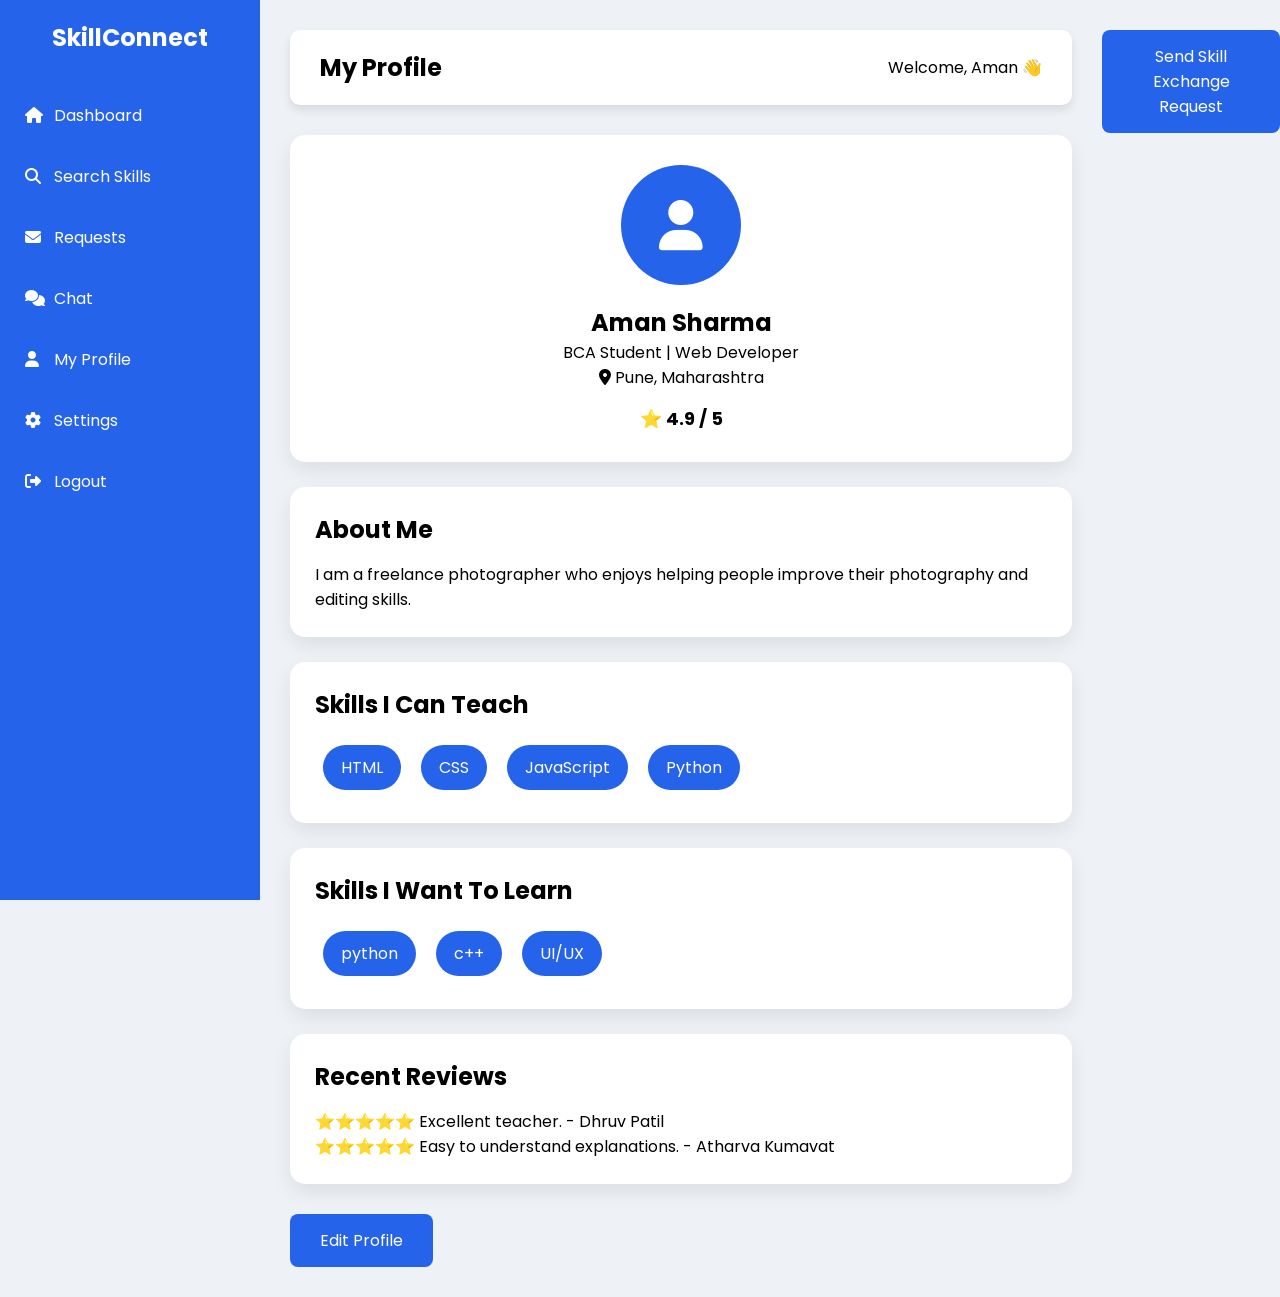
<file: profile-aman.html>
<!DOCTYPE html>
<html lang="en">

<head>
<meta charset="UTF-8">
<meta name="viewport" content="width=device-width, initial-scale=1.0">

<title>My Profile - SkillConnect</title>

<link rel="preconnect" href="https://fonts.googleapis.com">
<link rel="preconnect" href="https://fonts.gstatic.com" crossorigin>

<link href="https://fonts.googleapis.com/css2?family=Poppins:wght@300;400;500;600;700&display=swap" rel="stylesheet">

<link rel="stylesheet" href="https://cdnjs.cloudflare.com/ajax/libs/font-awesome/6.7.2/css/all.min.css">

<link rel="stylesheet" href="css/profile.css">

</head>

<body>

<div class="sidebar">

<h2>SkillConnect</h2>

<ul>

<li><a href="dashboard.html"><i class="fa-solid fa-house"></i> Dashboard</a></li>

<li><a href="#"><i class="fa-solid fa-magnifying-glass"></i> Search Skills</a></li>

<li><a href="#"><i class="fa-solid fa-envelope"></i> Requests</a></li>

<li><a href="#"><i class="fa-solid fa-comments"></i> Chat</a></li>

<li><a href="profile-aman.html"><i class="fa-solid fa-user"></i> My Profile</a></li>

<li><a href="settings.html">
    <i class="fa-solid fa-gear"></i> Settings
</a></li>

<li><a href="index.html"><i class="fa-solid fa-right-from-bracket"></i> Logout</a></li>

</ul>

</div>

<div class="main">

<div class="topbar">

<h2>My Profile</h2>

<div class="welcome">
Welcome, Aman 👋
</div>

</div>

<div class="profile-card">

<div class="profile-img">
<i class="fa-solid fa-user"></i>
</div>

<h2>Aman Sharma</h2>

<p>BCA Student | Web Developer</p>

<p><i class="fa-solid fa-location-dot"></i> Pune, Maharashtra</p>

<div class="rating">

⭐ 4.9 / 5

</div>

</div>

<div class="section">

<h2>About Me</h2>

<p> I am a freelance photographer who enjoys helping people improve their photography and editing skills.
</p>

</div>

<div class="section">

<h2>Skills I Can Teach</h2>

<div class="skills">

<span>HTML</span>

<span>CSS</span>

<span>JavaScript</span>

<span>Python</span>

</div>

</div>

<div class="section">

<h2>Skills I Want To Learn</h2>

<div class="skills">

<span>python</span>

<span>c++</span>

<span>UI/UX</span>

</div>

</div>

<div class="section">

<h2>Recent Reviews</h2>

<p>⭐⭐⭐⭐⭐ Excellent teacher. - Dhruv Patil</p>

<p>⭐⭐⭐⭐⭐ Easy to understand explanations. - Atharva Kumavat</p>

</div>

<button class="edit-btn">

Edit Profile

</button>

</div>
<div class="request-btn">
    <button onclick="window.location.href='requests.html'">
        Send Skill Exchange Request
    </button>
</div>
</body>

</html>
</file>
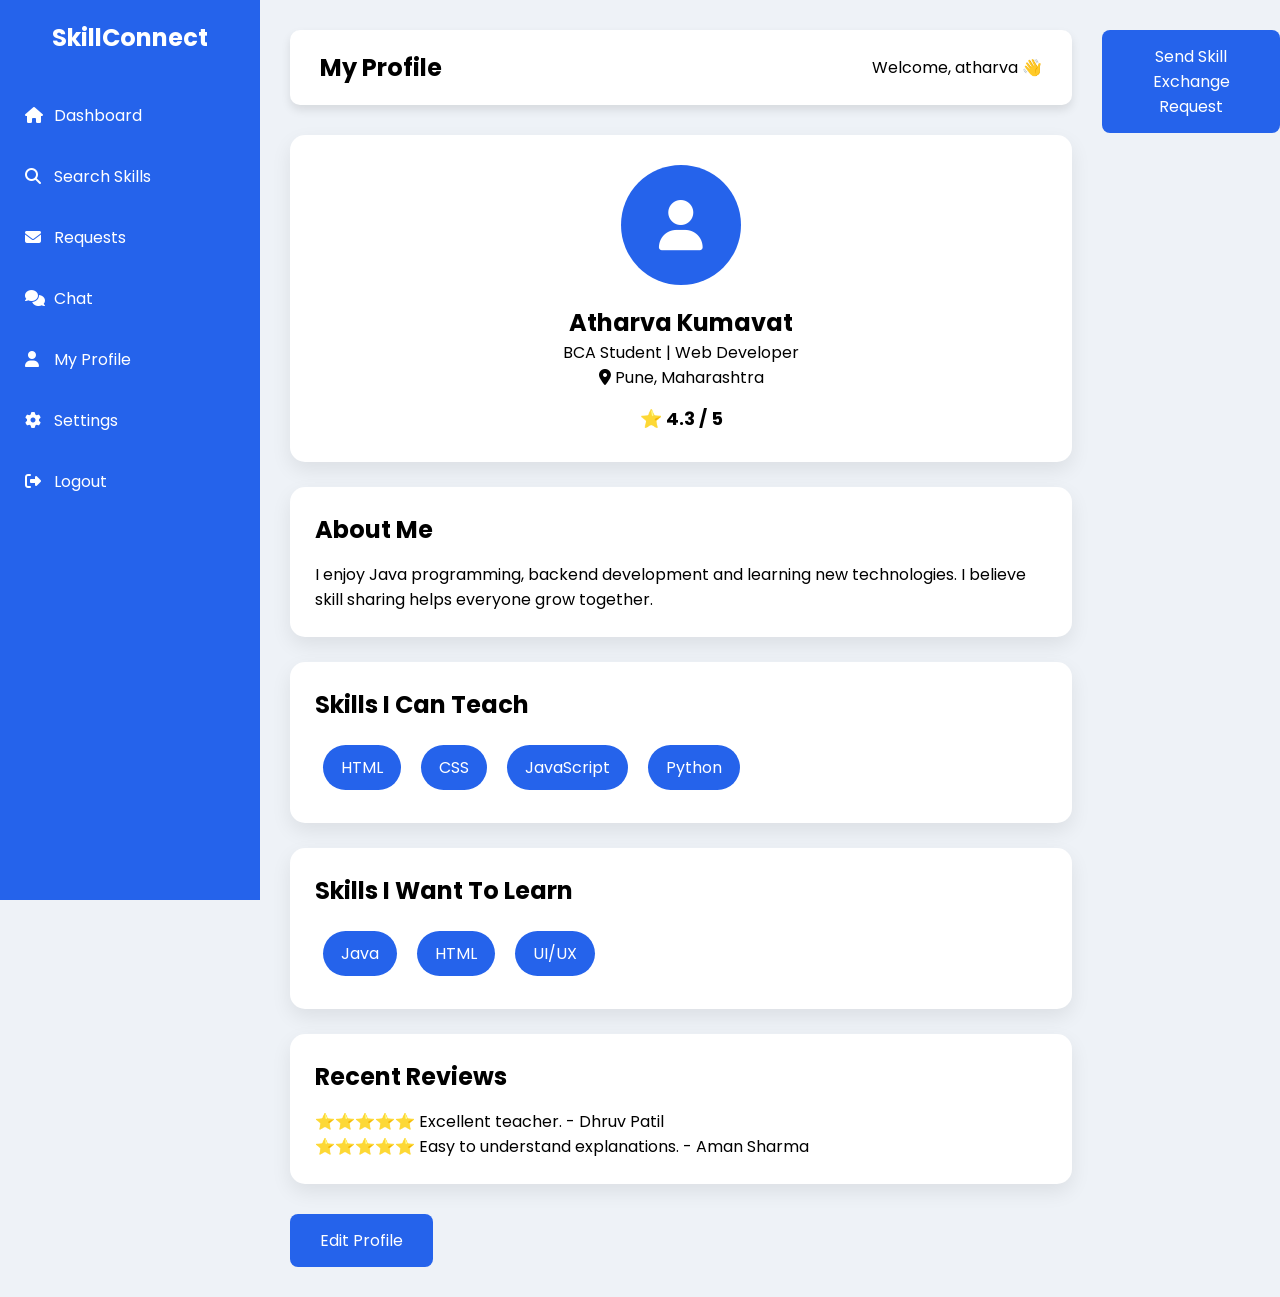
<file: profile-atharva.html>
<!DOCTYPE html>
<html lang="en">

<head>
<meta charset="UTF-8">
<meta name="viewport" content="width=device-width, initial-scale=1.0">

<title>My Profile - SkillConnect</title>

<link rel="preconnect" href="https://fonts.googleapis.com">
<link rel="preconnect" href="https://fonts.gstatic.com" crossorigin>

<link href="https://fonts.googleapis.com/css2?family=Poppins:wght@300;400;500;600;700&display=swap" rel="stylesheet">

<link rel="stylesheet" href="https://cdnjs.cloudflare.com/ajax/libs/font-awesome/6.7.2/css/all.min.css">

<link rel="stylesheet" href="css/profile.css">

</head>

<body>

<div class="sidebar">

<h2>SkillConnect</h2>

<ul>

<li><a href="dashboard.html"><i class="fa-solid fa-house"></i> Dashboard</a></li>

<li><a href="#"><i class="fa-solid fa-magnifying-glass"></i> Search Skills</a></li>

<li><a href="#"><i class="fa-solid fa-envelope"></i> Requests</a></li>

<li><a href="#"><i class="fa-solid fa-comments"></i> Chat</a></li>

<li><a href="profile-atharva.html"><i class="fa-solid fa-user"></i> My Profile</a></li>

<li><a href="settings.html">
    <i class="fa-solid fa-gear"></i> Settings
</a></li>

<li><a href="index.html"><i class="fa-solid fa-right-from-bracket"></i> Logout</a></li>

</ul>

</div>

<div class="main">

<div class="topbar">

<h2>My Profile</h2>

<div class="welcome">
Welcome, atharva 👋
</div>

</div>

<div class="profile-card">

<div class="profile-img">
<i class="fa-solid fa-user"></i>
</div>

<h2>Atharva Kumavat</h2>

<p>BCA Student | Web Developer</p>

<p><i class="fa-solid fa-location-dot"></i> Pune, Maharashtra</p>

<div class="rating">

⭐ 4.3 / 5

</div>

</div>

<div class="section">

<h2>About Me</h2>

<p>
    I enjoy Java programming, backend development and learning new technologies. 
    I believe skill sharing helps everyone grow together.
</p>

</div>

<div class="section">

<h2>Skills I Can Teach</h2>

<div class="skills">

<span>HTML</span>

<span>CSS</span>

<span>JavaScript</span>

<span>Python</span>

</div>

</div>

<div class="section">

<h2>Skills I Want To Learn</h2>

<div class="skills">

<span>Java</span>

<span>HTML</span>

<span>UI/UX</span>

</div>

</div>

<div class="section">

<h2>Recent Reviews</h2>

<p>⭐⭐⭐⭐⭐ Excellent teacher. - Dhruv Patil</p>

<p>⭐⭐⭐⭐⭐ Easy to understand explanations. - Aman Sharma</p>

</div>

<button class="edit-btn">

Edit Profile

</button>

</div>
<div class="request-btn">
    <button onclick="window.location.href='requests.html'">
        Send Skill Exchange Request
    </button>
</div>
</body>

</html>
</file>
<file: css/profile.css>
*{
    margin:0;
    padding:0;
    box-sizing:border-box;
    font-family:'Poppins',sans-serif;
    }
    
    body{
    background:#eef2f7;
    display:flex;
    }
    
    .sidebar{
    width:260px;
    height:100vh;
    background:#2563eb;
    color:white;
    position:fixed;
    padding-top:20px;
    }
    
    .sidebar h2{
    text-align:center;
    margin-bottom:30px;
    }
    
    .sidebar ul{
    list-style:none;
    }
    
    .sidebar ul li{
    padding:18px 25px;
    transition:.3s;
    }
    
    .sidebar ul li:hover{
    background:#1d4ed8;
    }
    
    .sidebar ul li a{
    color:white;
    text-decoration:none;
    display:block;
    }
    
    .sidebar i{
    width:25px;
    }
    
    .main{
    margin-left:260px;
    width:100%;
    padding:30px;
    }
    
    .topbar{
    background:white;
    padding:20px 30px;
    display:flex;
    justify-content:space-between;
    align-items:center;
    border-radius:10px;
    box-shadow:0 5px 10px rgba(0,0,0,.1);
    }
    
    .profile-card{
    margin-top:30px;
    background:white;
    padding:30px;
    border-radius:15px;
    text-align:center;
    box-shadow:0 8px 20px rgba(0,0,0,.08);
    }
    
    .profile-img{
    width:120px;
    height:120px;
    background:#2563eb;
    color:white;
    margin:auto;
    border-radius:50%;
    display:flex;
    justify-content:center;
    align-items:center;
    font-size:50px;
    margin-bottom:20px;
    }
    
    .rating{
    margin-top:15px;
    font-size:18px;
    font-weight:bold;
    }
    
    .section{
    margin-top:25px;
    background:white;
    padding:25px;
    border-radius:15px;
    box-shadow:0 8px 20px rgba(0,0,0,.08);
    }
    
    .section h2{
    margin-bottom:15px;
    }
    
    .skills span{
    display:inline-block;
    background:#2563eb;
    color:white;
    padding:10px 18px;
    margin:8px;
    border-radius:25px;
    }
    
    .edit-btn{
    margin-top:30px;
    padding:14px 30px;
    background:#2563eb;
    color:white;
    border:none;
    border-radius:8px;
    cursor:pointer;
    font-size:16px;
    transition:.3s;
    }
    
    .edit-btn:hover{
    background:#1d4ed8;
    }
    .request-btn{
        margin-top:30px;
        text-align:center;
    }
    
    .request-btn button{
        padding:14px 28px;
        background:#2563eb;
        color:white;
        border:none;
        border-radius:8px;
        font-size:16px;
        cursor:pointer;
        transition:0.3s;
    }
    
    .request-btn button:hover{
        background:#1d4ed8;
    }
</file>
